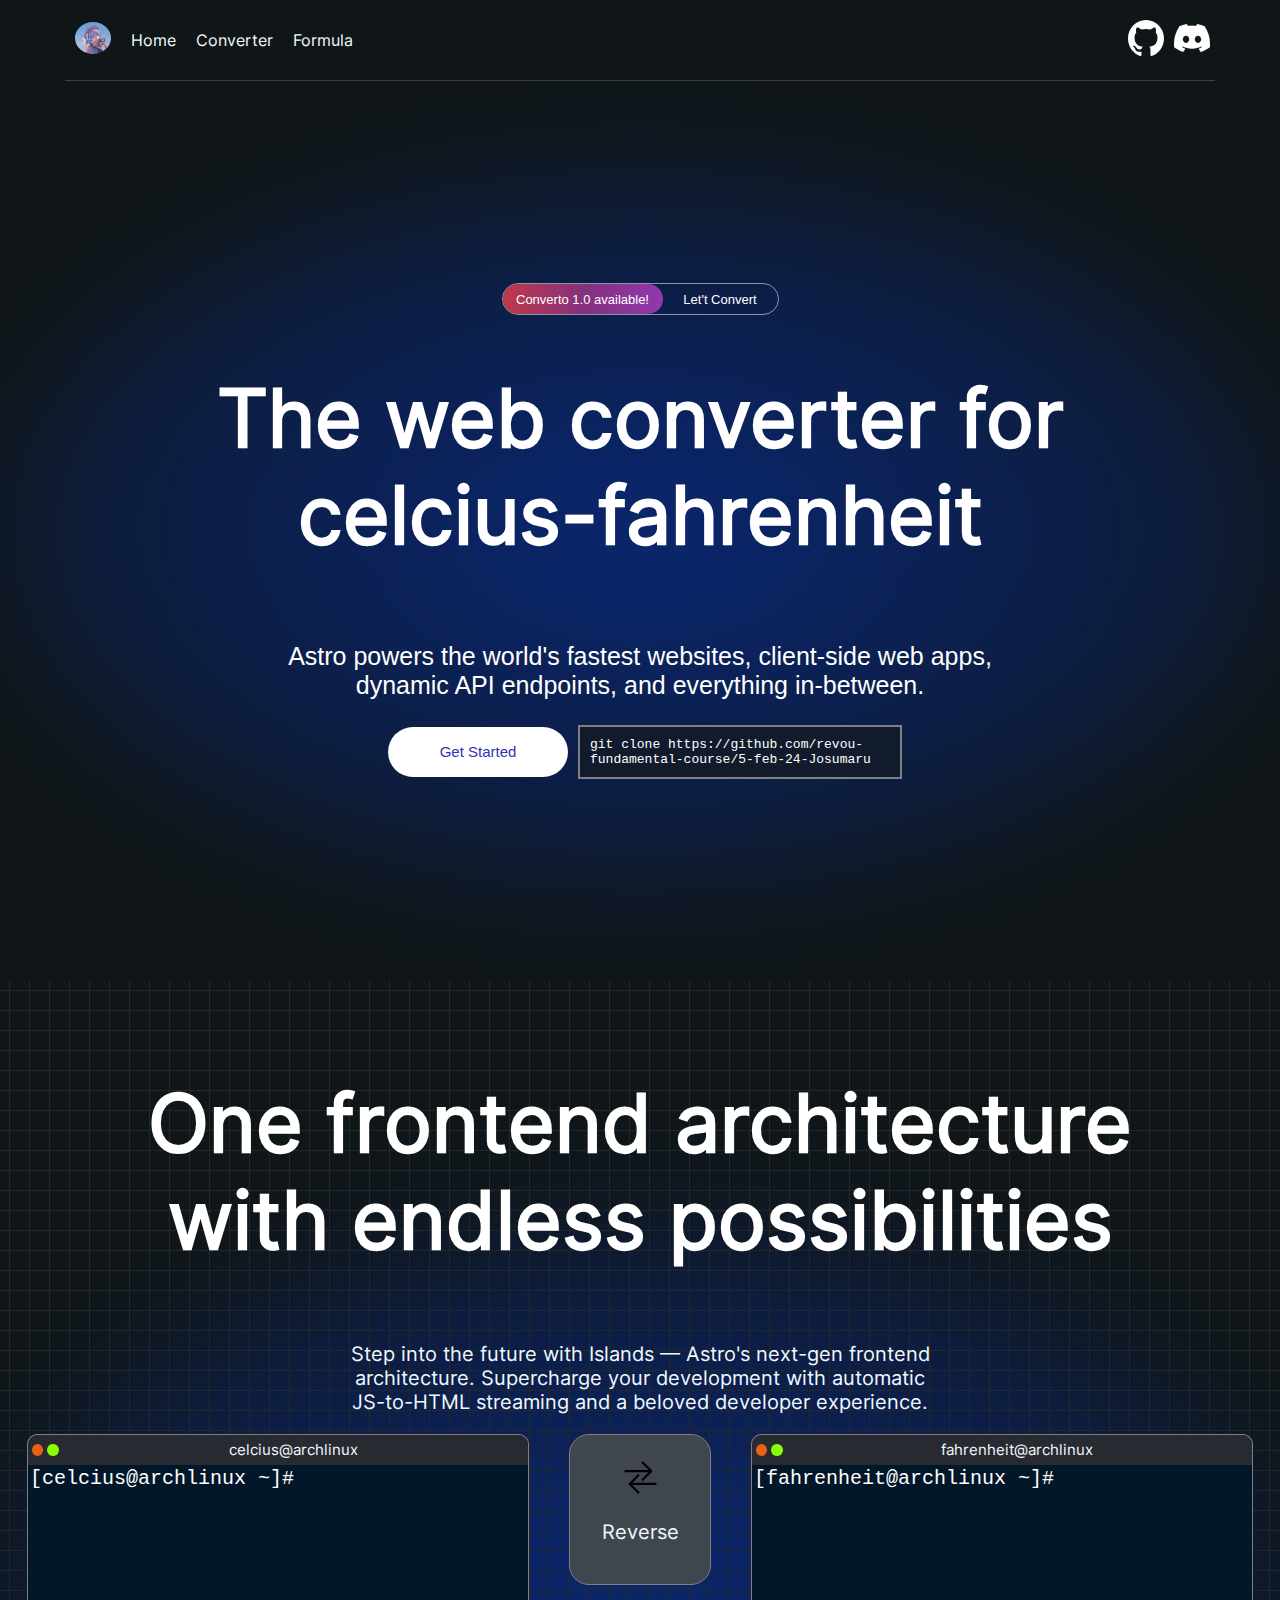
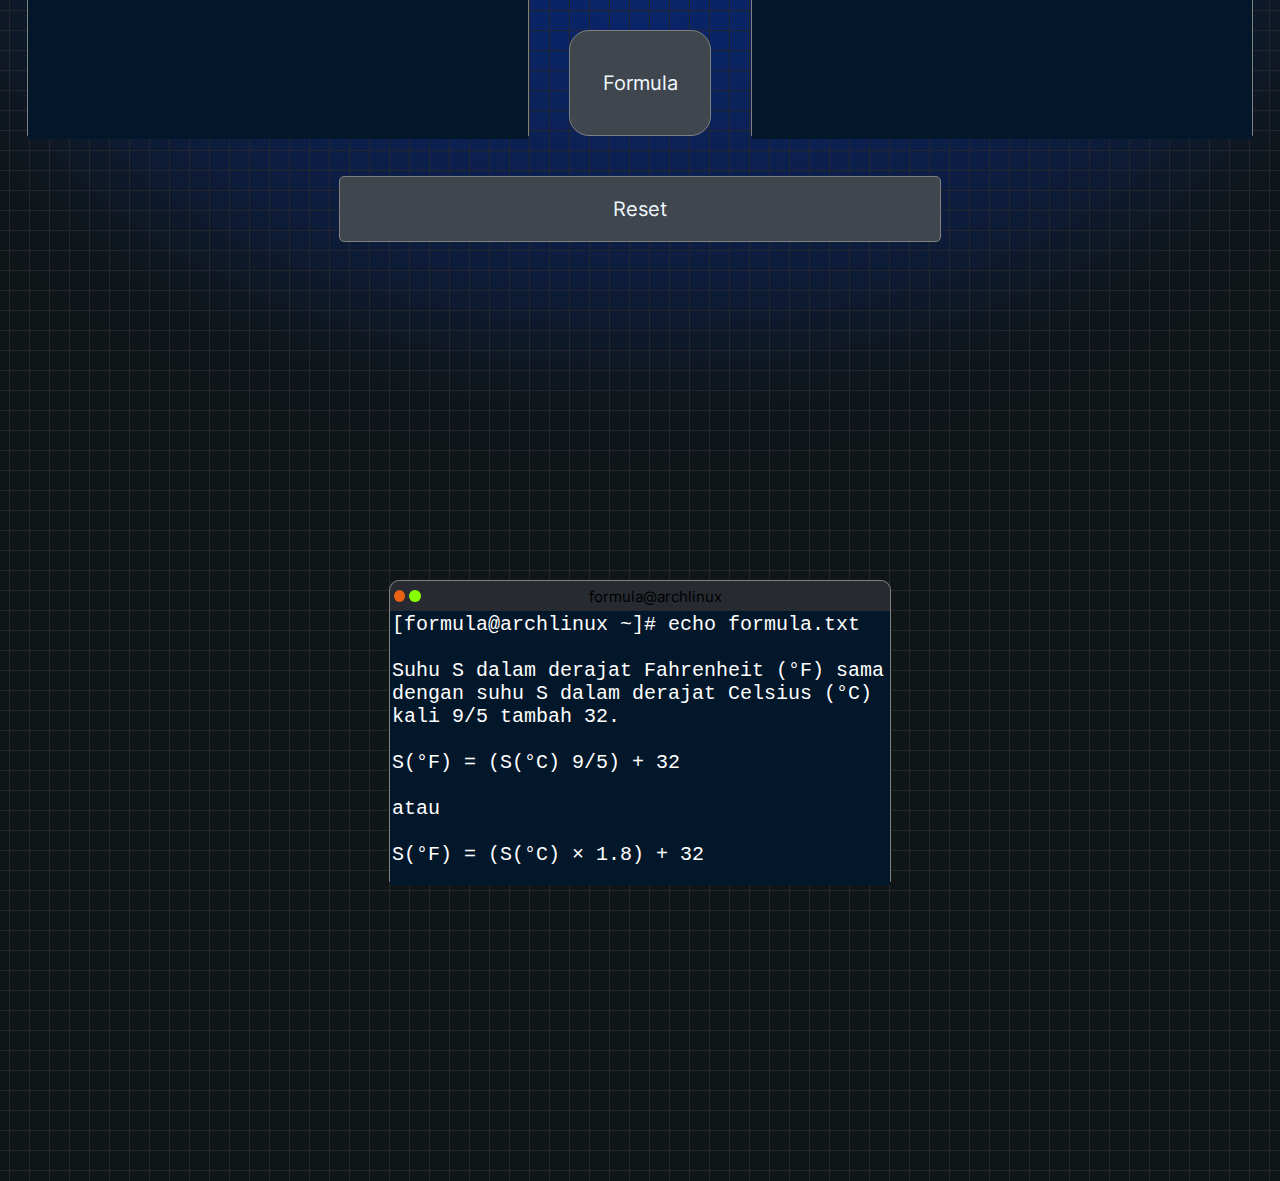
<file: index.htm>
<!DOCTYPE html>
<html lang="en">
<head>
    <meta charset="UTF-8">
    <meta name="viewport" content="width=device-width, initial-scale=1.0">
    <link rel="stylesheet" href="./css/style.css">
    <script src="./js/script.js"></script>
    <title>Josumaru</title>
</head>
<body>
    <header class="header">
        <div class="header-left">
            <nav>
                <img src="./assets/images/profile.png" width="36" class="profile" alt="ayaya">
            </nav>
            <div class="header-link">
                <nav>
                    <a onclick="setPage(0)">Home</a>
                </nav>
                <nav>
                    <a onclick="setPage(1)" >Converter</a>
                </nav>
                <nav>
                    <a onclick="setPage(2)">Formula</a>
                </nav>
            </div>
        </div>
        <div class="header-icon">
            <nav>
                <img src="./assets/images/github.svg" width="36" alt="github">
            </nav>
            <nav>
                <img src="./assets/images/discord.svg" width="36" alt="github">
            </nav>
        </div>
    </header>

    <div class="home">
        <div class="glow-background"></div>
        <div class="nav-button">
            <div>
                <p>Converto 1.0 available!</p>
            </div>
            <p onclick="setPage(2)">Let't Convert</p>
        </div>
        <h1 class="header-one">The web converter for celcius-fahrenheit</h1>
        <p>
            Astro powers the world's fastest websites, client-side web apps, dynamic API endpoints, and everything in-between.
        </p>
        <div class="code">
            <div class="get-started" onclick="setPage(2)">
                <p>Get Started</p>
            </div>
            <div class="git">
                <code>
                    git clone https://github.com/revou-fundamental-course/5-feb-24-Josumaru 
                </code>
                <!-- <p>git clone https://github.com/revou-fundamental-course/5-feb-24-Josumaru</p> -->
            </div>
        </div>
    </div>
    <div class="converter">
        <div class="converter-header">
            <h1 class="header-one">
                One frontend architecture with endless possibilities
            </h1>
            <p>
                Step into the future with Islands — Astro's next-gen frontend architecture. Supercharge your development with automatic JS-to-HTML streaming and a beloved developer experience.
            </p>
        </div>
        <div class="box-container">
            <div class="glow-background"></div>
            <div class="converter-box">
                <div class="title-bar">
                    <div class="red"></div>
                    <div class="green"></div>
                    <p id="input-status">celcius@archlinux</p>
                </div>
                <textarea name="input" spellcheck="false" class="input" id="input" cols="60" rows="19" oninput="convert(this)">[celcius@archlinux ~]#</textarea>
                <!-- <input type="number" name="input" class="input" id="input" oninput="convert(this)"> -->
            </div>
            <div class="converter-button">
                <div class="reverse-button" onclick="reverse()">
                    <img class="reverse-icon" src="./assets/images/reverse.svg" width="45" alt="reset" srcset="">
                    <p>Reverse</p>
                </div>
                <div class="reverse-button" onclick="setPage(4)">
                    <p>Formula</p>
                </div>
            </div>
            <div class="converter-box">
                <div class="title-bar">
                    <div class="red"></div>
                    <div class="green"></div>
                    <p id="output-status">fahrenheit@archlinux</p>
                </div>
                <textarea name="input" spellcheck="false" class="input" id="output" cols="60" rows="19" readonly>[fahrenheit@archlinux ~]#</textarea>
            </div>
        </div>
        <div onclick="reset()" class="reset-button">
            <p>Reset</p>
        </div>
    </div>
    <div class="formula-container">
        <div class="converter-box">
            <div class="title-bar">
                <div class="red"></div>
                <div class="green"></div>
                <p id="output-status">formula@archlinux</p>
            </div>
            <textarea name="input" spellcheck="false" class="input" id="-" cols="60" rows="19" readonly>[formula@archlinux ~]# echo formula.txt

Suhu S dalam derajat Fahrenheit (°F) sama dengan suhu S dalam derajat Celsius (°C) kali 9/5 tambah 32.

S(°F) = (S(°C) 9/5) + 32

atau

S(°F) = (S(°C) × 1.8) + 32

            </textarea>
        </div>
    </div>
</body>
</html>
</file>
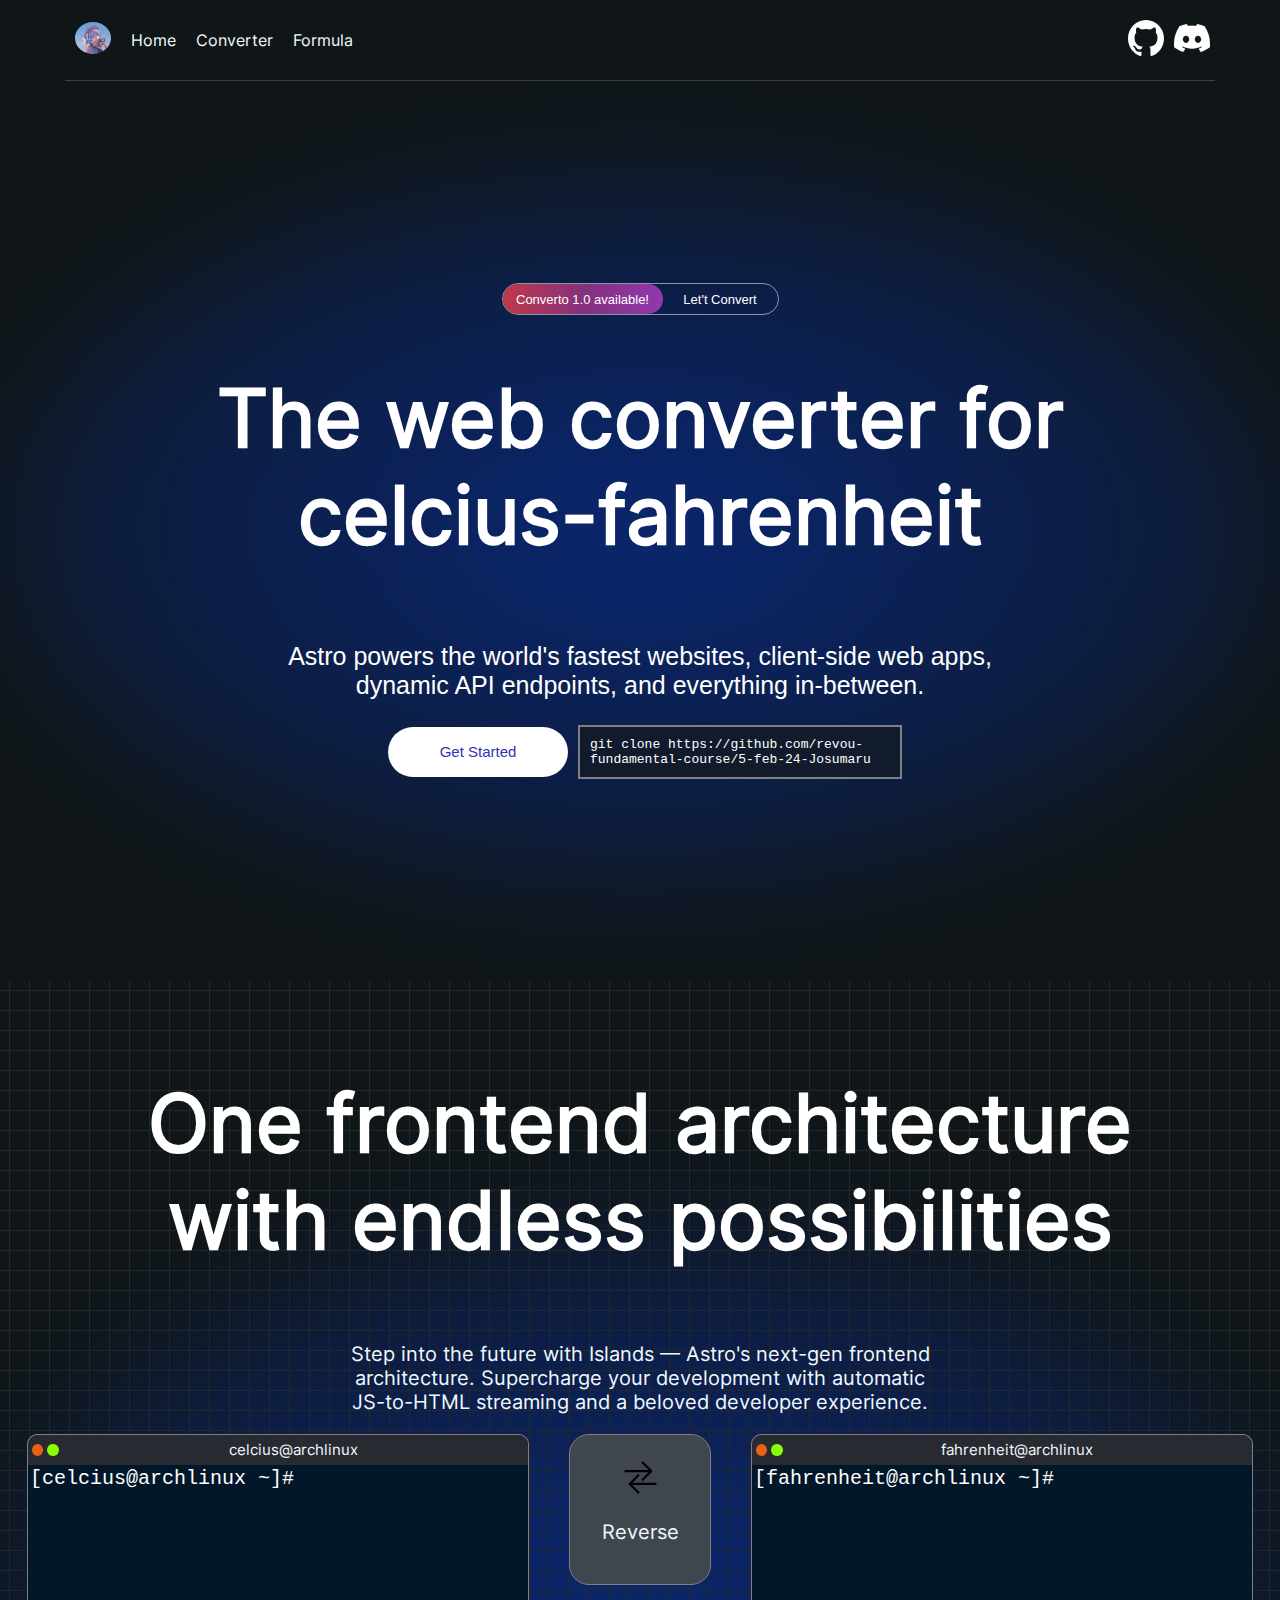
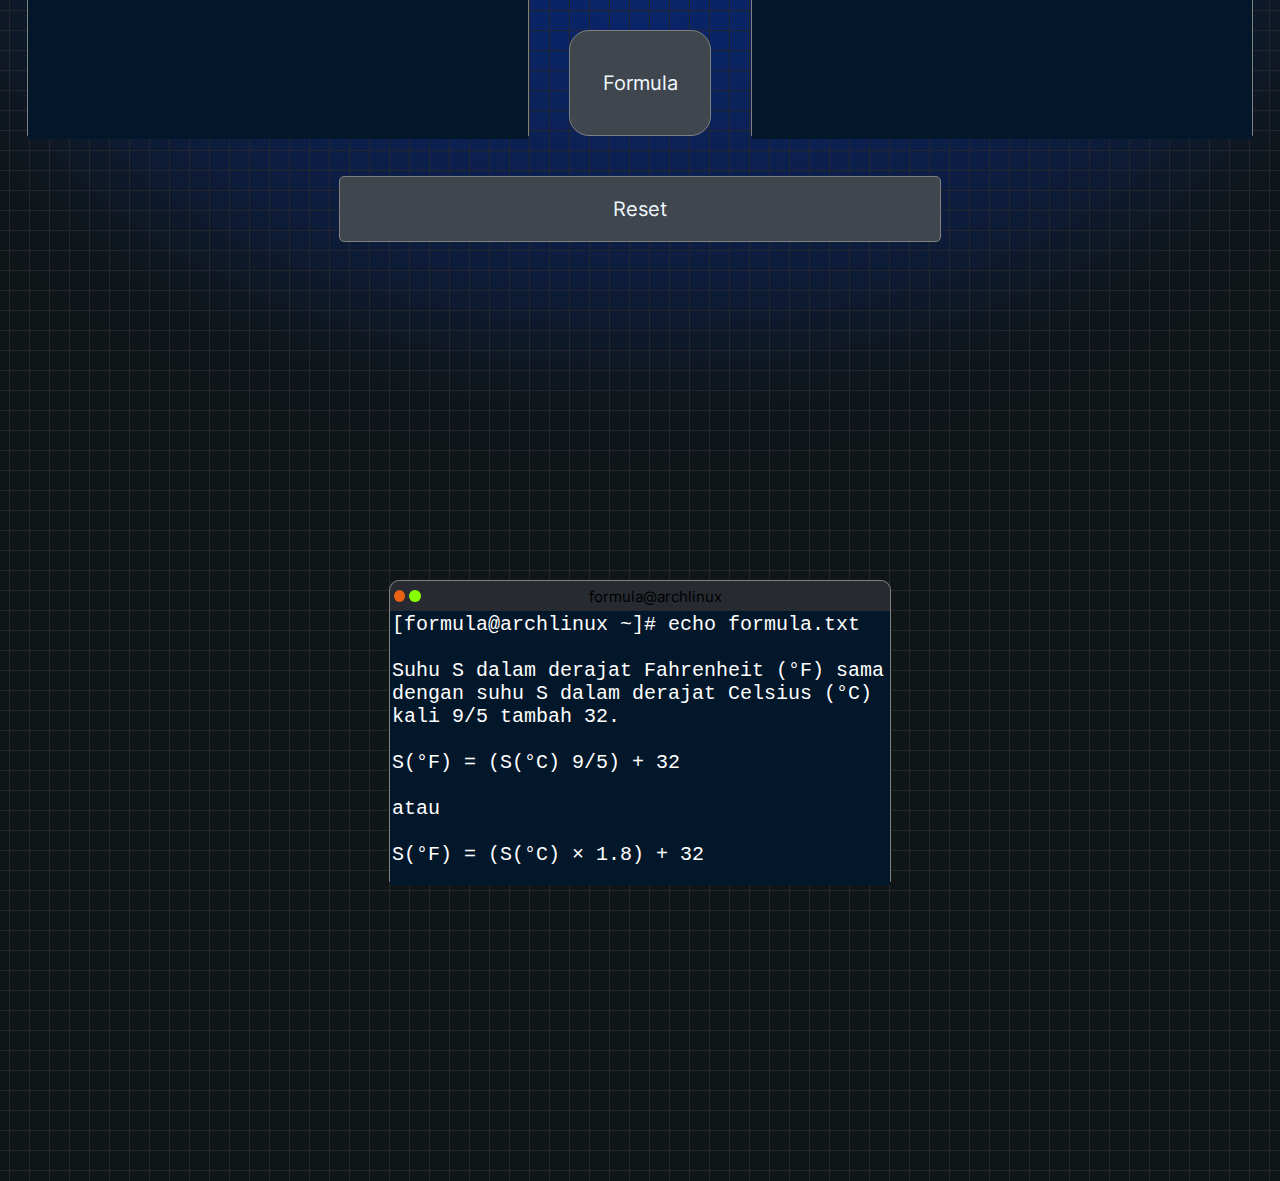
<file: index.html>
<!DOCTYPE html>
<html lang="en">
<head>
    <meta charset="UTF-8">
    <meta name="viewport" content="width=device-width, initial-scale=1.0">
    <link rel="stylesheet" href="./css/style.css">
    <script src="./js/script.js"></script>
    <title>Josumaru</title>
</head>
<body>
    <header class="header">
        <div class="header-left">
            <nav>
                <img src="./assets/images/profile.png" width="36" class="profile" alt="ayaya">
            </nav>
            <div class="header-link">
                <nav>
                    <a onclick="setPage(0)">Home</a>
                </nav>
                <nav>
                    <a onclick="setPage(1)" >Converter</a>
                </nav>
                <nav>
                    <a onclick="setPage(2)">Formula</a>
                </nav>
            </div>
        </div>
        <div class="header-icon">
            <nav>
                <img src="./assets/images/github.svg" width="36" alt="github">
            </nav>
            <nav>
                <img src="./assets/images/discord.svg" width="36" alt="github">
            </nav>
        </div>
    </header>

    <div class="home">
        <div class="glow-background"></div>
        <div class="nav-button">
            <div>
                <p>Converto 1.0 available!</p>
            </div>
            <p onclick="setPage(2)">Let't Convert</p>
        </div>
        <h1 class="header-one">The web converter for celcius-fahrenheit</h1>
        <p>
            Astro powers the world's fastest websites, client-side web apps, dynamic API endpoints, and everything in-between.
        </p>
        <div class="code">
            <div class="get-started" onclick="setPage(2)">
                <p>Get Started</p>
            </div>
            <div class="git">
                <code>
                    git clone https://github.com/revou-fundamental-course/5-feb-24-Josumaru 
                </code>
                <!-- <p>git clone https://github.com/revou-fundamental-course/5-feb-24-Josumaru</p> -->
            </div>
        </div>
    </div>
    <div class="converter">
        <div class="converter-header">
            <h1 class="header-one">
                One frontend architecture with endless possibilities
            </h1>
            <p>
                Step into the future with Islands — Astro's next-gen frontend architecture. Supercharge your development with automatic JS-to-HTML streaming and a beloved developer experience.
            </p>
        </div>
        <div class="box-container">
            <div class="glow-background"></div>
            <div class="converter-box">
                <div class="title-bar">
                    <div class="red"></div>
                    <div class="green"></div>
                    <p id="input-status">celcius@archlinux</p>
                </div>
                <textarea name="input" spellcheck="false" class="input" id="input" cols="60" rows="19" oninput="convert(this)">[celcius@archlinux ~]#</textarea>
                <!-- <input type="number" name="input" class="input" id="input" oninput="convert(this)"> -->
            </div>
            <div class="converter-button">
                <div class="reverse-button" onclick="reverse()">
                    <img class="reverse-icon" src="./assets/images/reverse.svg" width="45" alt="reset" srcset="">
                    <p>Reverse</p>
                </div>
                <div class="reverse-button" onclick="setPage(4)">
                    <p>Formula</p>
                </div>
            </div>
            <div class="converter-box">
                <div class="title-bar">
                    <div class="red"></div>
                    <div class="green"></div>
                    <p id="output-status">fahrenheit@archlinux</p>
                </div>
                <textarea name="input" spellcheck="false" class="input" id="output" cols="60" rows="19" readonly>[fahrenheit@archlinux ~]#</textarea>
            </div>
        </div>
        <div onclick="reset()" class="reset-button">
            <p>Reset</p>
        </div>
    </div>
    <div class="formula-container">
        <div class="converter-box">
            <div class="title-bar">
                <div class="red"></div>
                <div class="green"></div>
                <p id="output-status">formula@archlinux</p>
            </div>
            <textarea name="input" spellcheck="false" class="input" id="-" cols="60" rows="19" readonly>[formula@archlinux ~]# echo formula.txt

Suhu S dalam derajat Fahrenheit (°F) sama dengan suhu S dalam derajat Celsius (°C) kali 9/5 tambah 32.

S(°F) = (S(°C) 9/5) + 32

atau

S(°F) = (S(°C) × 1.8) + 32

            </textarea>
        </div>
    </div>
</body>
</html>
</file>
<file: css/style.css>
@font-face {
  font-family: "Inter";
  src: url(/assets/fonts/Inter-Regular.ttf);
}

:root {
  --primary-glow: radial-gradient(rgba(1, 65, 255, 0.4), rgba(1, 65, 255, 0));
  --secondary-glow: linear-gradient(
    to bottom right,
    rgba(1, 65, 255, 0),
    rgba(1, 65, 255, 0),
    rgba(1, 65, 255, 0.3)
  );
}

body {
  overflow: hidden;
  overflow-y: scroll;
  font-family: "Inter", sans-serif;
  background-color: #101618;
  margin: 0;
  align-items: center;
  display: flex;
  flex-direction: column;
}

.header {
  display: flex;
  width: 1450px;
  display: flex;
  justify-content: space-between;
  border-bottom: 1px solid rgba(255, 255, 255, 0.178);
  align-items: center;
  height: 80px;
}

.header-left {
  display: flex;
  align-items: center;
}

.header-left nav {
  padding: 10px;
}

.header-left nav a {
  text-decoration: none;
  color: aliceblue;
  justify-content: center;
  align-items: center;
}

.header-link {
  display: flex;
}

.header-icon {
  display: flex;
}

.header-icon nav {
  padding-inline: 5px;
}

.profile {
  border-radius: 50%;
}

/* Home */

.home {
  /* font-size: 80px; */
  display: flex;
  align-items: center;
  justify-content: center;
  /* background-image: url(/assets/images/bg-grid.png); */
  color: white;
  height: 100vh;
  flex-direction: column;
}

.header-one {
  color: white;
  font-size: 80px;
  width: 1000px;
  text-align: center;
}

.home p {
  display: flex;
  justify-content: center;
  align-items: center;
  width: 720px;
  font-size: 25px;
  font-family: sans-serif;
  font-weight: lighter;
  text-align: center;
}

.glow-background {
  background: var(--primary-glow);
  border-radius: 50%;
  z-index: -1;
  width: 100%;
  height: 80vh;
  content: "";
  position: absolute;
  filter: blur(60px);
}

.nav-button {
  display: flex;
  align-items: center;
  justify-content: space-between;
  flex-direction: row;
  border: 1px solid rgba(255, 255, 255, 0.527);
  width: 275px;
  height: 30px;
  border-radius: 50px;
}

.nav-button div {
  display: flex;
  border-radius: 50px;
  width: 160px;
  height: 30px;
  background: linear-gradient(
      90deg,
      rgba(197, 58, 74, 0.966) 0%,
      rgba(199, 59, 155, 0.644) 51%,
      rgba(212, 69, 222, 0.671) 100%
    )
    padding-box;
  /* border: 1px solid transparent; */
}
.nav-button p {
  font-size: 13px;
}

.code {
  display: flex;
  justify-content: center;
  align-items: center;
  overflow: hidden;
}

.get-started {
  margin-inline: 10px;
  background-color: white;
  width: 130px;
  height: 50px;
  padding-inline: 25px;
  border-radius: 50px;
  color: rgb(50, 50, 179);
}

.get-started p {
  font-size: 15px;
}

.git {
  background-color: rgb(18, 27, 44);
  width: 300px;
  padding: 10px;
  height: 30px;
  border: 2px solid grey;
}

.git p {
  display: flex;
  align-items: flex-end;
  justify-content: start;
  font-size: 15px;
  text-wrap: nowrap;
  text-align: start;
}

.code div {
  display: flex;
  justify-content: center;
  align-items: center;
  overflow: hidden;
}

/* Home */

/* Converter */
.converter {
  background-image: url(/assets/images/bg-grid.png);
  height: 100vh;
  width: 100vw;
  display: flex;
  align-items: center;
  justify-content: center;
  flex-direction: column;
}

.converter-header {
  display: flex;
  align-items: center;
  justify-content: center;
  flex-direction: column;
}

.converter div p {
  color: aliceblue;
  font-size: 20px;
  width: 600px;
  text-align: center;
}

.reverse {
  background-color: red;
  width: 200px;
  border-radius: 50px;
}

.box-container {
  border-top-right-radius: 50px;
  display: flex;
  align-items: center;
  justify-content: center;
  flex-direction: row;
}

.converter-box {
  margin-inline: 40px;
  border-top-right-radius: 10px;
  border-top-left-radius: 10px;
  background-color: rgb(64, 70, 78);
  border: 1px solid grey;
  width: 500px;
  height: 300px;
}

.converter-box p {
  font-size: 320px;
}
.input {
  width: 496px;
  height: 270px;
  background-color: transparent;
  font-size: 20px;
  color: rgb(255, 255, 255);
  background-color: rgb(3, 23, 43);
  border: none;
  outline: none;
  resize: none;
}

.reverse-button {
  background-color: rgb(64, 70, 78);
  border: 1px solid grey;
  width: 100px;
  padding: 20px;
  border-radius: 20px;
  flex-direction: column;
  display: flex;
  align-items: center;
  justify-content: center;
}

.reverse-button:hover {
  border: 1px solid rgb(194, 194, 194);
  background-color: rgb(49, 54, 61);
  transition: all ease-in-out 0.2s;
}

.reset-button {
  border: 1px solid grey;
  margin-top: 40px;
  background-color: rgb(64, 70, 78);
  border-radius: 5px;
}
.reset-button:hover {
  border: 1px solid rgb(194, 194, 194);
  background-color: rgb(49, 54, 61);
  transition: all ease-in-out 0.2s;
}

#input-status,
#output-status {
  background-color: #272a31;
  border-top-right-radius: 10px;
  border-top-left-radius: 10px;
  margin: 0;
  width: 100%;
  height: 30px;
  font-size: 15px;
  display: flex;
  align-items: center;
  justify-content: center;
}

.red {
  background-color: rgb(233, 98, 20);
  border-radius: 50%;
  width: 12px;
  height: 12px;
  margin-inline: 4px;
}
.green {
  background-color: rgb(136, 255, 0);
  border-radius: 50%;
  width: 12px;
  height: 12px;
}

.title-bar {
  border-top-right-radius: 10px;
  border-top-left-radius: 10px;
  display: flex;
  border-top: 50px;
  align-items: center;
  justify-content: center;
  background-color: #272a31;
}

.converter-button {
  display: flex;
  flex-direction: column;
  justify-content: space-between;
  align-items: end;
  height: 100%;
}

/* Converter */

/* Formula */
.formula-container {
  background-image: url(/assets/images/bg-grid.png);
  height: 100vh;
  width: 100vw;
  display: flex;
  align-items: center;
  justify-content: center;
  flex-direction: column;
}

/* Formula */

@media screen and (max-width: 1500px) {
  .header {
    display: flex;
    width: 1150px;
    display: flex;
    justify-content: space-between;
    border-bottom: 1px solid rgba(255, 255, 255, 0.178);
    align-items: center;
  }
}

@media screen and (max-width: 1250px) {
  .header {
    display: flex;
    width: 720px;
    display: flex;
    justify-content: space-between;
    border-bottom: 1px solid rgba(255, 255, 255, 0.178);
    align-items: center;
    height: 80px;
  }
}

@media screen and (max-width: 600px) {
  .home {
    width: 360px;
  }
  .header {
    display: flex;
    width: 350px;
    display: flex;
    justify-content: space-between;
    border-bottom: 1px solid rgba(255, 255, 255, 0.178);
    align-items: center;
    height: 80px;
  }
  .code {
    flex-direction: column;
  }

  .git {
    margin: 20px;
  }
  .reverse-icon {
    display: none;
  }
  .reverse-button {
    height: 40px;
    padding: 20px;
    margin: 20px;
  }

  .header-one {
    color: white;
    font-size: 20px;
    width: 320px;
    text-align: center;
  }

  .box-container {
    flex-direction: column;
  }
  .converter-button {
    flex-direction: row;
  }

  .reset-button {
    width: 540px;
  }

  .home p {
    display: flex;
    justify-content: center;
    align-items: center;
    width: 360px;
    font-size: 13px;
    font-family: sans-serif;
    font-weight: lighter;
    text-align: center;
  }
}

@media screen and (max-width: 360px) {
  .home {
    width: 360px;
  }
  .header {
    display: flex;
    width: 350px;
    display: flex;
    justify-content: space-between;
    border-bottom: 1px solid rgba(255, 255, 255, 0.178);
    align-items: center;
    height: 80px;
  }

  .header-one {
    color: white;
    font-size: 30px;
    width: 360px;
    text-align: center;
  }

  .home p {
    display: flex;
    justify-content: center;
    align-items: center;
    width: 360px;
    font-size: 13px;
    font-family: sans-serif;
    font-weight: lighter;
    text-align: center;
  }
}
</file>
